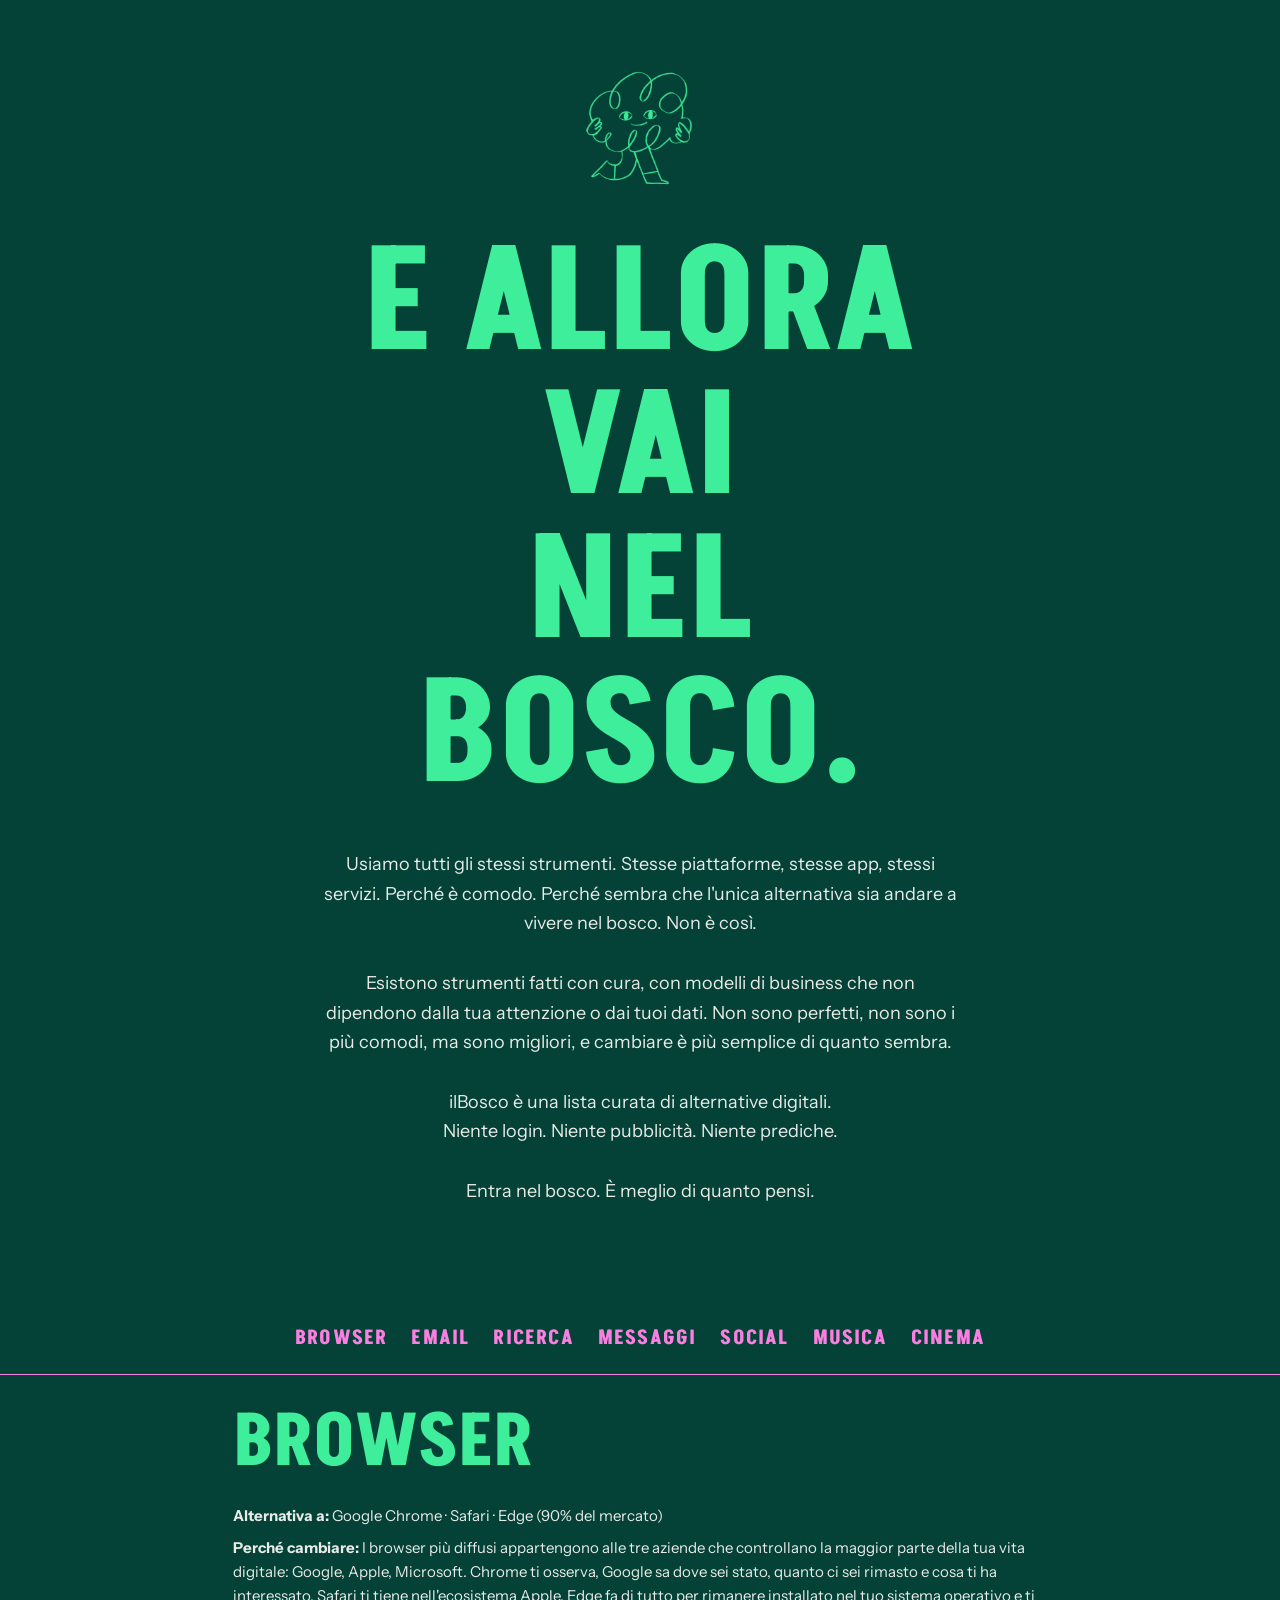
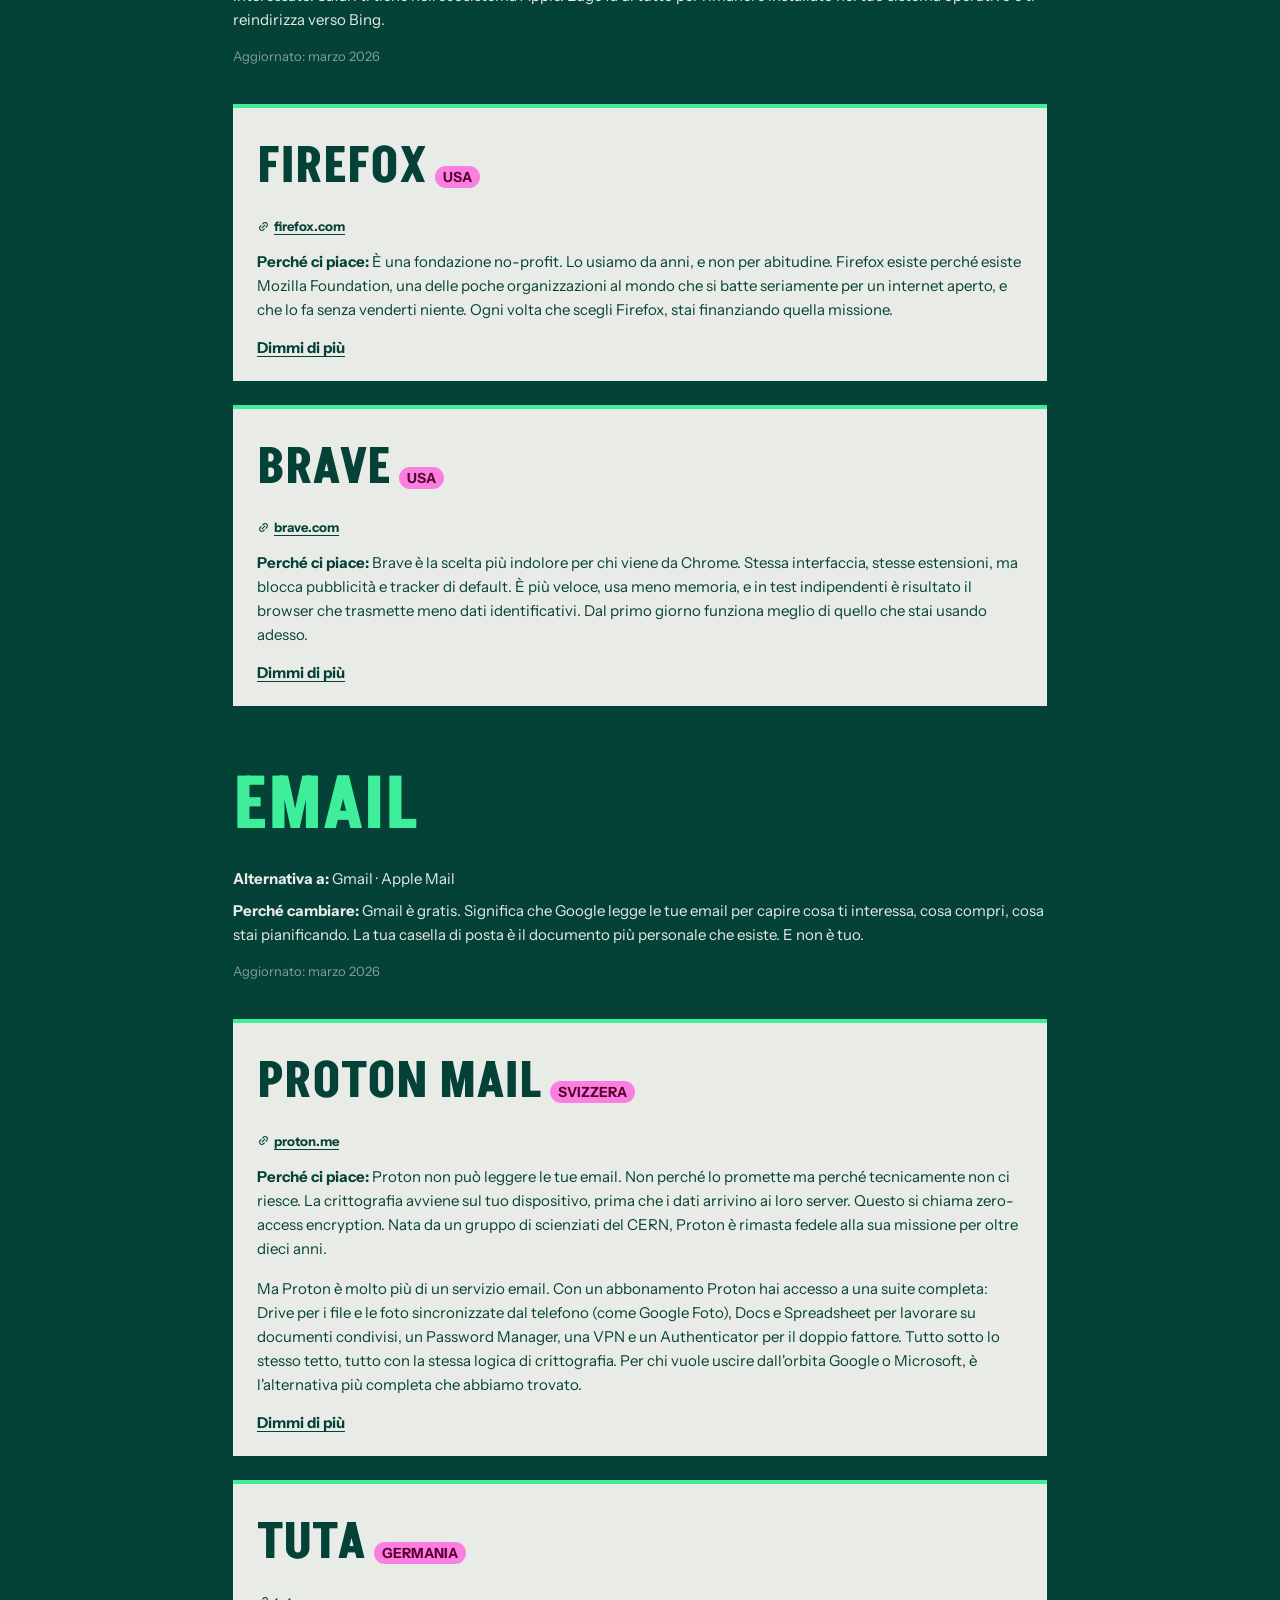
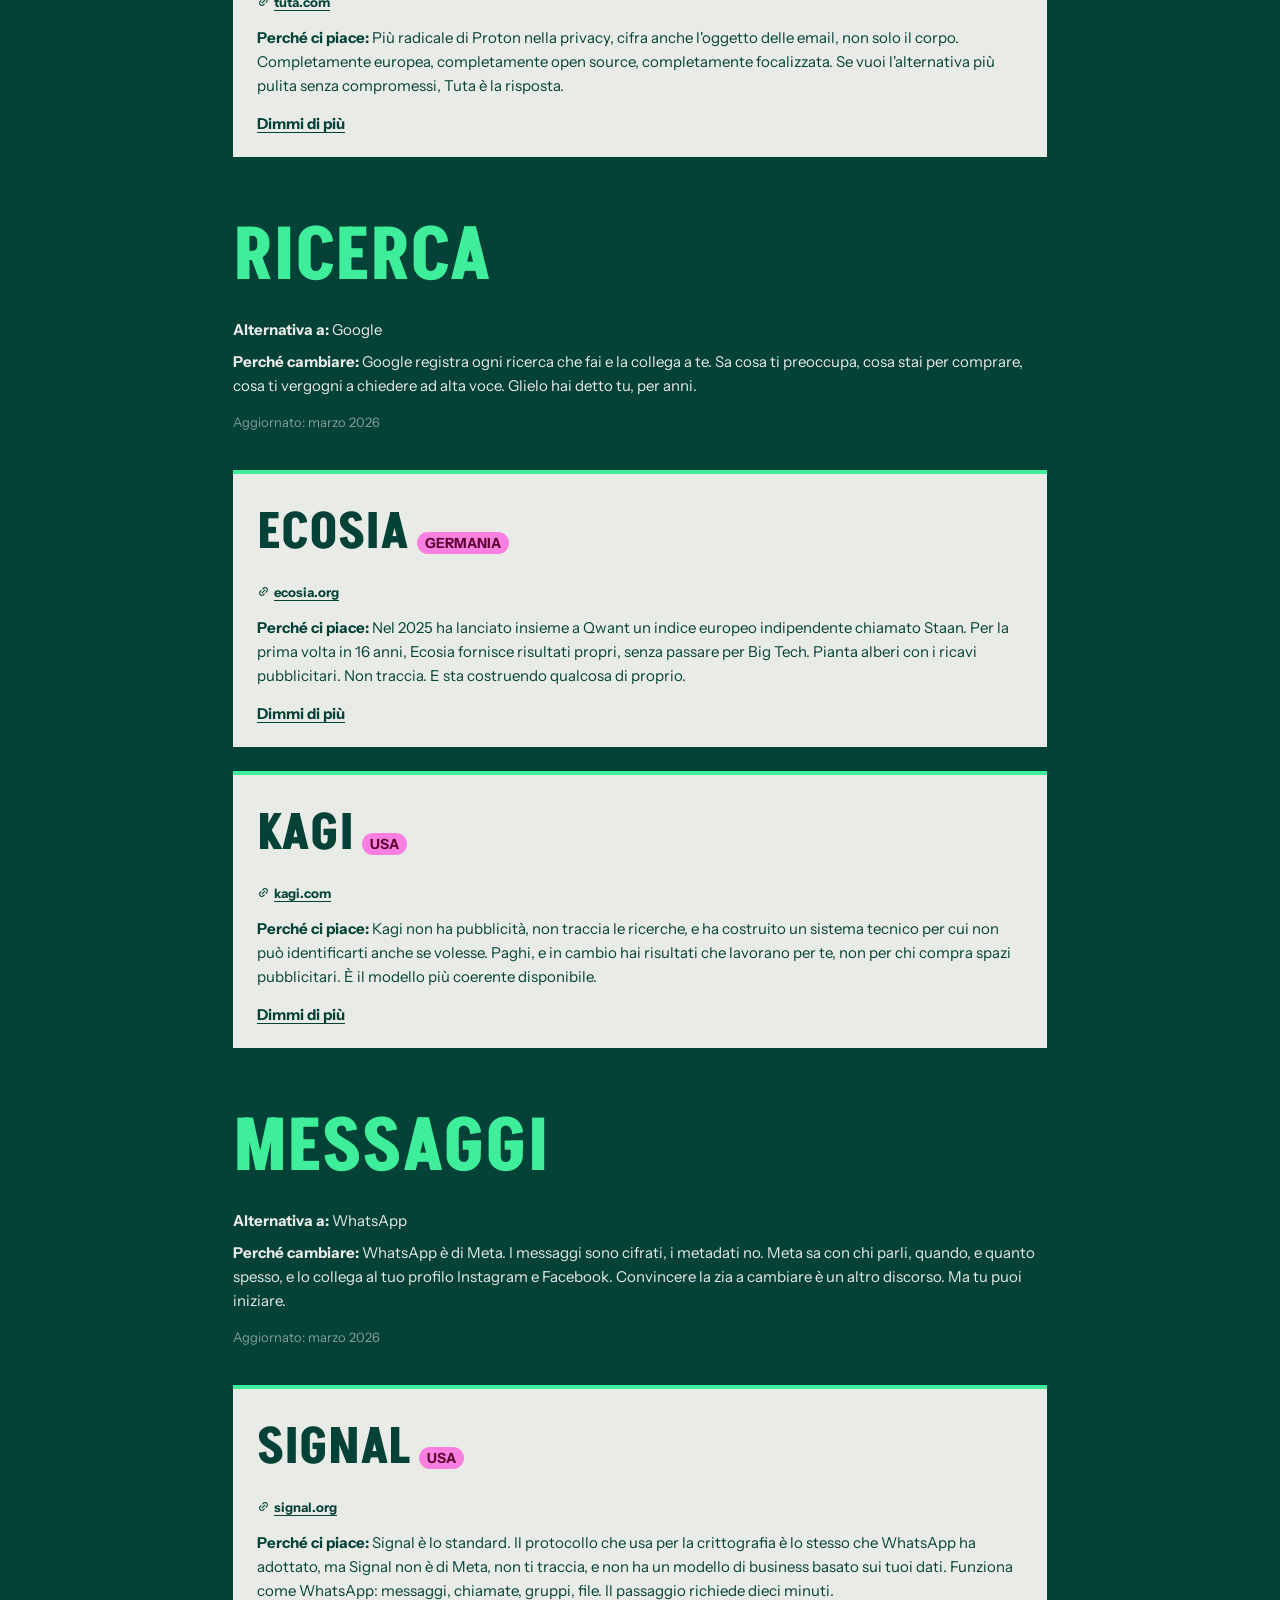
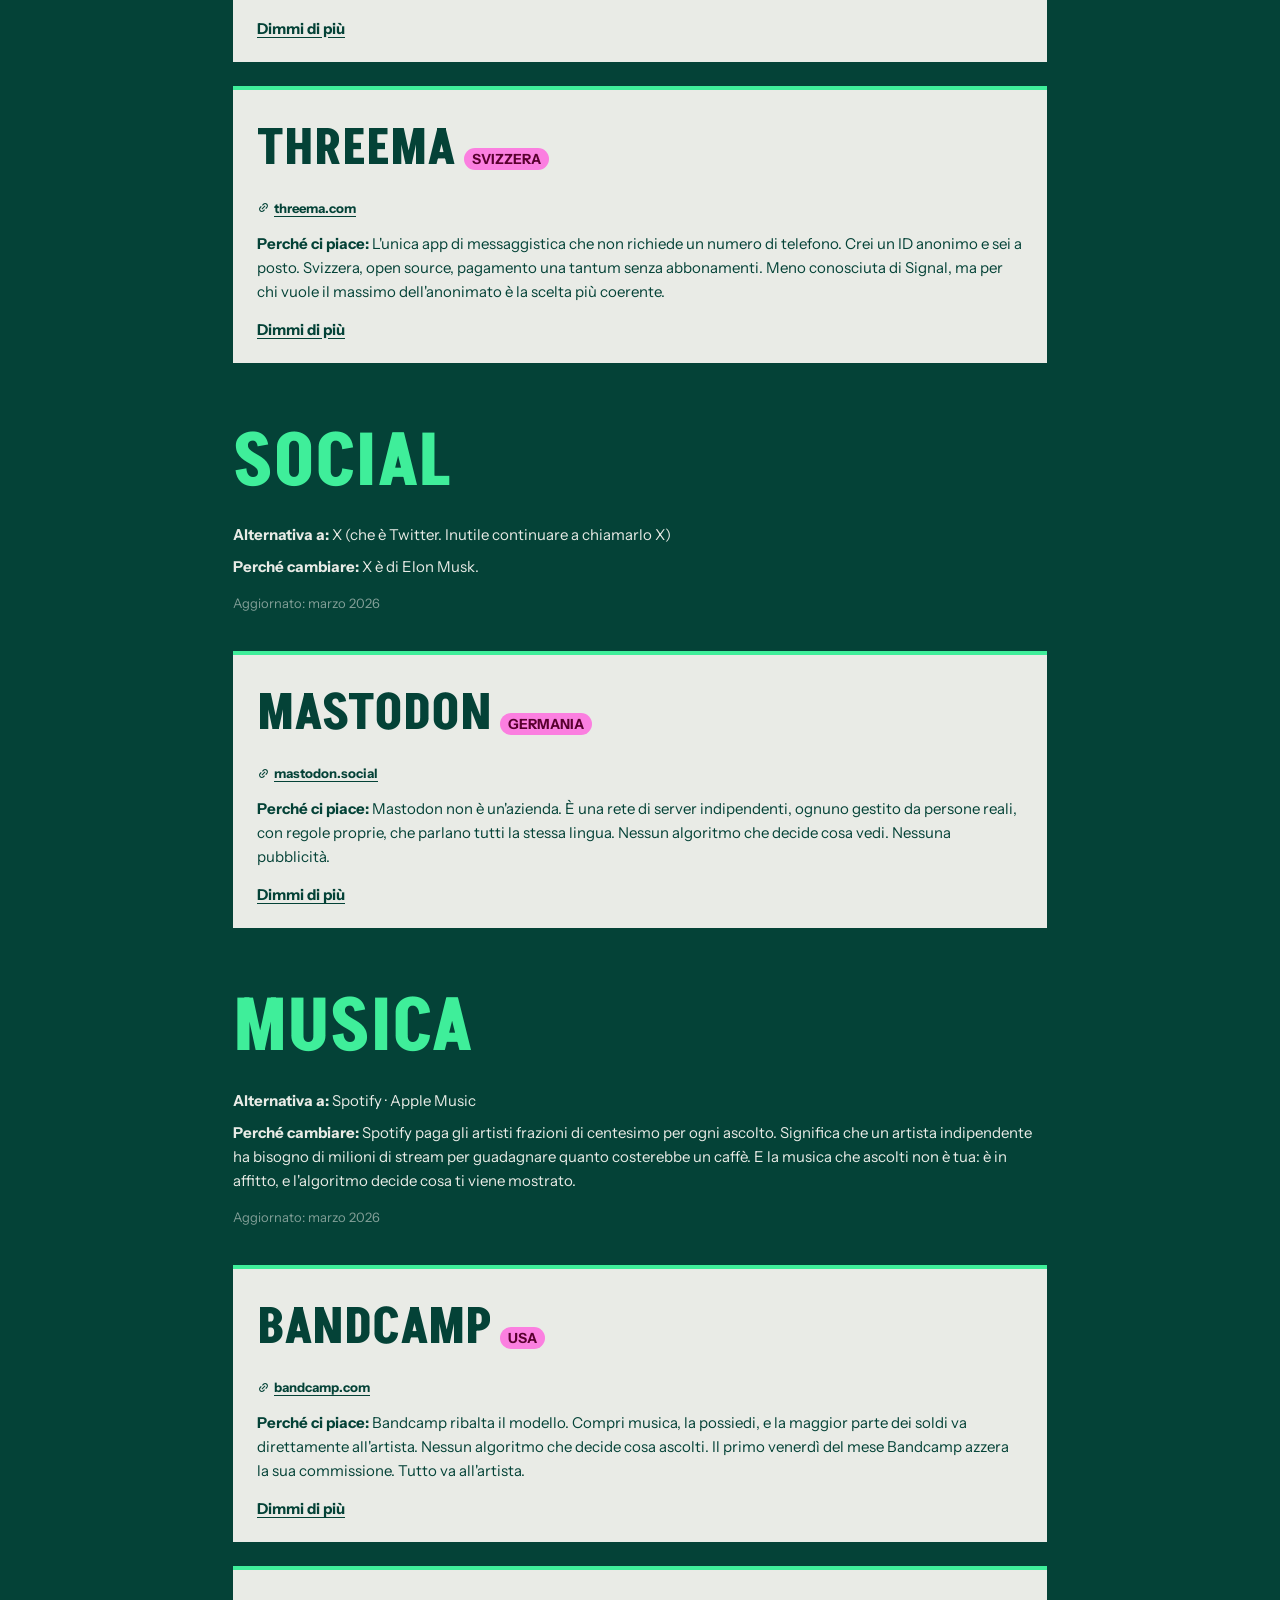
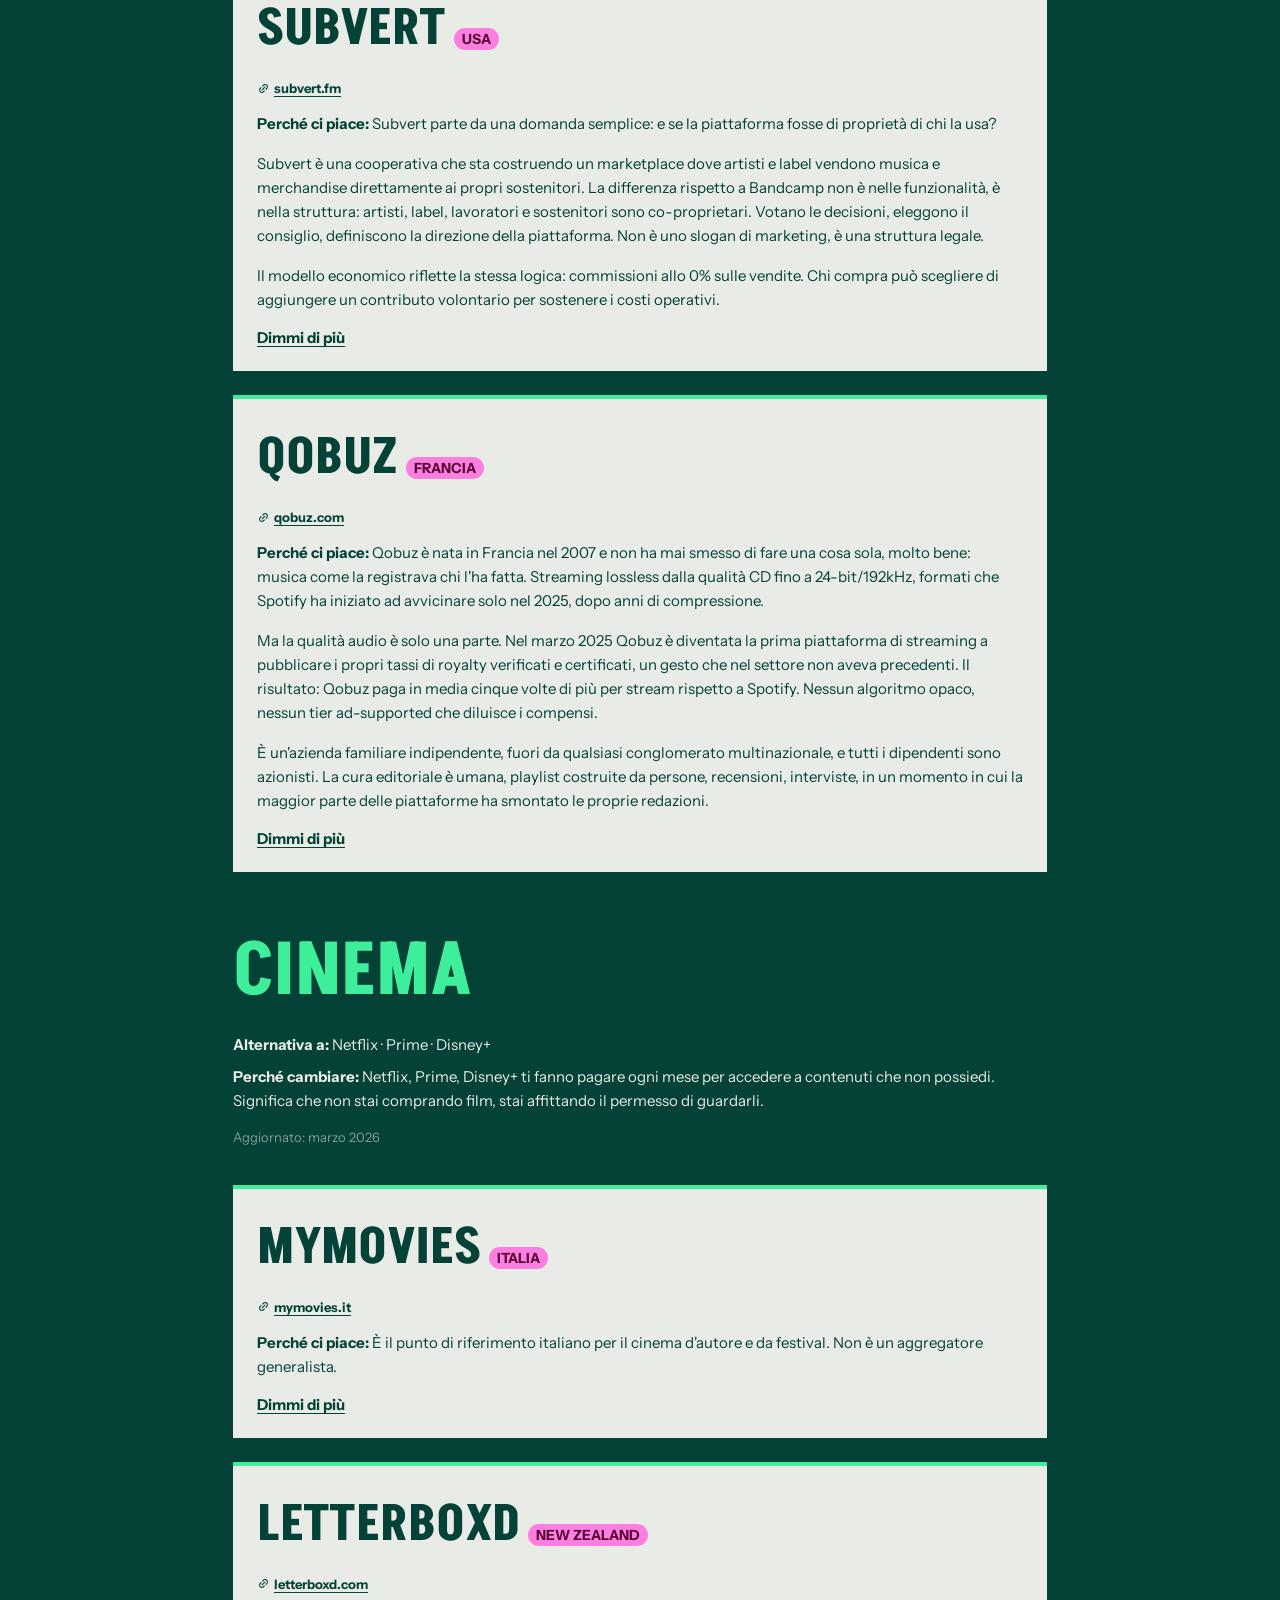
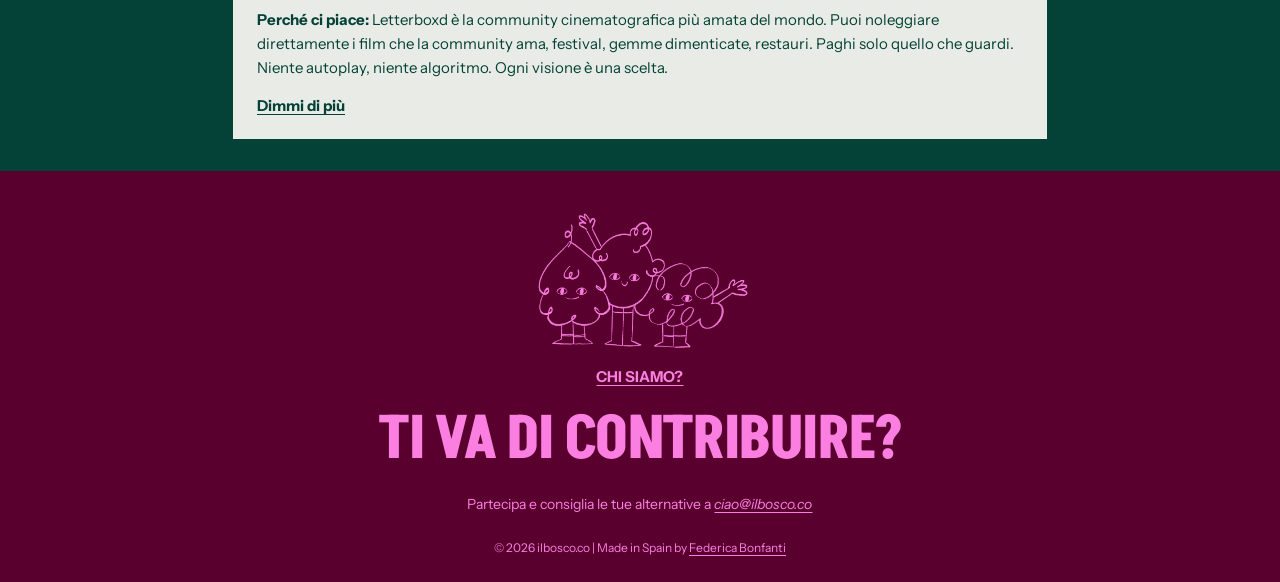
<file: team/federica-bonfanti/experiments/ilbosco/index.html>
<!DOCTYPE html>
<html lang="it">
<head>
  <meta charset="UTF-8">
  <meta name="viewport" content="width=device-width, initial-scale=1.0">
  <title>ilBosco</title>
  <link rel="stylesheet" href="style.css">
  <link rel="icon" href="assets/favicon.png">
  <link rel="apple-touch-icon" href="assets/apple-touch-icon.png">

  <!-- Open Graph -->
  <meta property="og:title" content="ilBosco">
  <meta property="og:description" content="Una lista curata di alternative digitali. Niente login. Niente pubblicità. Niente prediche.">
  <meta property="og:image" content="https://ilbosco.co/assets/Open-graph-image.png">
  <meta property="og:url" content="https://ilbosco.co">
  <meta property="og:type" content="website">
  <meta name="twitter:card" content="summary_large_image">
  <meta name="twitter:image" content="https://ilbosco.co/assets/Open-graph-image.png">
</head>
<body>

  <!-- Hero -->
  <section class="hero">
    <div class="hero__inner">
      <img src="assets/bosco_animated_logo.gif" alt="ilBosco" class="hero__logo">
      <h1 class="hero__title">E ALLORA VAI<br>NEL BOSCO.</h1>
      <p class="hero__manifesto">Usiamo tutti gli stessi strumenti. Stesse piattaforme, stesse app, stessi servizi. Perché è comodo. Perché sembra che l'unica alternativa sia andare a vivere nel bosco. Non è così.<br><br>Esistono strumenti fatti con cura, con modelli di business che non dipendono dalla tua attenzione o dai tuoi dati. Non sono perfetti, non sono i più comodi, ma sono migliori, e cambiare è più semplice di quanto sembra.<br><br>ilBosco è una lista curata di alternative digitali.<br>Niente login. Niente pubblicità. Niente prediche.<br><br>Entra nel bosco. È meglio di quanto pensi.</p>
    </div>
  </section>

  <!-- Sticky Nav -->
  <nav class="nav" id="nav">
    <div class="nav__inner">
      <a href="#browser">BROWSER</a>
      <a href="#email">EMAIL</a>
      <a href="#ricerca">RICERCA</a>
      <a href="#messaggi">MESSAGGI</a>
      <a href="#social">SOCIAL</a>
      <a href="#musica">MUSICA</a>
      <a href="#cinema">CINEMA</a>
    </div>
  </nav>

  <main id="main">

    <!-- ── BROWSER ─────────────────────────────────────────── -->
    <section class="category" id="browser">
      <div class="category__inner">
        <header class="category__header">
          <h2 class="category__title">BROWSER</h2>
          <p class="category__meta"><span class="category__label">Alternativa a:</span> Google Chrome · Safari · Edge (90% del mercato)</p>
          <p class="category__meta"><span class="category__label">Perché cambiare:</span> I browser più diffusi appartengono alle tre aziende che controllano la maggior parte della tua vita digitale: Google, Apple, Microsoft. Chrome ti osserva, Google sa dove sei stato, quanto ci sei rimasto e cosa ti ha interessato. Safari ti tiene nell'ecosistema Apple. Edge fa di tutto per rimanere installato nel tuo sistema operativo e ti reindirizza verso Bing.</p>
          <p class="category__updated">Aggiornato: marzo 2026</p>
        </header>
        <div class="category__cards">

          <article class="card">
            <div class="card__topbar"></div>
            <div class="card__body">
              <div class="card__namerow">
                <h2 class="card__name">FIREFOX</h2>
                <span class="card__country">USA</span>
              </div>
              <a href="https://firefox.com" class="card__link" target="_blank" rel="noopener">
                <img src="assets/external-link-icon.svg" alt="" class="card__link-icon">firefox.com
              </a>
              <p class="card__text"><strong class="card__inline-label">Perché ci piace:</strong> È una fondazione no-profit. Lo usiamo da anni, e non per abitudine. Firefox esiste perché esiste Mozilla Foundation, una delle poche organizzazioni al mondo che si batte seriamente per un internet aperto, e che lo fa senza venderti niente. Ogni volta che scegli Firefox, stai finanziando quella missione.</p>
              <div class="card__more" hidden>
                <p class="card__text"><strong class="card__inline-label">Modello di business:</strong> Donazioni e partnership, principalmente Mozilla Foundation.</p>
                <p class="card__text"><strong class="card__inline-label">Occhio a:</strong> Il 2025 è stato un anno complicato per Mozilla. Un nuovo CEO ha annunciato di voler trasformare Firefox in un "browser AI", e la community ha protestato rumorosamente. La risposta di Mozilla? Hanno promesso un kill switch per disattivare tutto ciò che è AI, e si sono impegnati a rendere ogni funzione opt-in. Comunque lo raccomandiamo perché ci fidiamo della direzione, anche quando inciampa.</p>
              </div>
              <button class="card__toggle" aria-expanded="false">Dimmi di più</button>
            </div>
          </article>

          <article class="card">
            <div class="card__topbar"></div>
            <div class="card__body">
              <div class="card__namerow">
                <h2 class="card__name">BRAVE</h2>
                <span class="card__country">USA</span>
              </div>
              <a href="https://brave.com" class="card__link" target="_blank" rel="noopener">
                <img src="assets/external-link-icon.svg" alt="" class="card__link-icon">brave.com
              </a>
              <p class="card__text"><strong class="card__inline-label">Perché ci piace:</strong> Brave è la scelta più indolore per chi viene da Chrome. Stessa interfaccia, stesse estensioni, ma blocca pubblicità e tracker di default. È più veloce, usa meno memoria, e in test indipendenti è risultato il browser che trasmette meno dati identificativi. Dal primo giorno funziona meglio di quello che stai usando adesso.</p>
              <div class="card__more" hidden>
                <p class="card__text"><strong class="card__inline-label">Modello di business:</strong> Pubblicità opt-in e abbonamenti premium, non vende i tuoi dati.</p>
                <p class="card__text"><strong class="card__inline-label">Occhio a:</strong> Brave ha un sistema pubblicitario interno con un token crypto chiamato BAT. Puoi disattivarlo completamente nelle impostazioni. Il fondatore di Brave, Brendan Eich é uno dei fondatori di Mozilla, ma ha dato le dimissioni dopo critiche pubbliche per il suo sostegno a una legge contro il matrimonio tra persone dello stesso sesso. Ci sembra importante menzionarlo.</p>
              </div>
              <button class="card__toggle" aria-expanded="false">Dimmi di più</button>
            </div>
          </article>

        </div>
      </div>
    </section>

    <!-- ── EMAIL ──────────────────────────────────────────── -->
    <section class="category" id="email">
      <div class="category__inner">
        <header class="category__header">
          <h2 class="category__title">EMAIL</h2>
          <p class="category__meta"><span class="category__label">Alternativa a:</span> Gmail · Apple Mail</p>
          <p class="category__meta"><span class="category__label">Perché cambiare:</span> Gmail è gratis. Significa che Google legge le tue email per capire cosa ti interessa, cosa compri, cosa stai pianificando. La tua casella di posta è il documento più personale che esiste. E non è tuo.</p>
          <p class="category__updated">Aggiornato: marzo 2026</p>
        </header>
        <div class="category__cards">

          <article class="card">
            <div class="card__topbar"></div>
            <div class="card__body">
              <div class="card__namerow">
                <h2 class="card__name">PROTON MAIL</h2>
                <span class="card__country">SVIZZERA</span>
              </div>
              <a href="https://proton.me" class="card__link" target="_blank" rel="noopener">
                <img src="assets/external-link-icon.svg" alt="" class="card__link-icon">proton.me
              </a>
              <p class="card__text"><strong class="card__inline-label">Perché ci piace:</strong> Proton non può leggere le tue email. Non perché lo promette ma perché tecnicamente non ci riesce. La crittografia avviene sul tuo dispositivo, prima che i dati arrivino ai loro server. Questo si chiama zero-access encryption. Nata da un gruppo di scienziati del CERN, Proton è rimasta fedele alla sua missione per oltre dieci anni.</p>
              <p class="card__text">Ma Proton è molto più di un servizio email. Con un abbonamento Proton hai accesso a una suite completa: Drive per i file e le foto sincronizzate dal telefono (come Google Foto), Docs e Spreadsheet per lavorare su documenti condivisi, un Password Manager, una VPN e un Authenticator per il doppio fattore. Tutto sotto lo stesso tetto, tutto con la stessa logica di crittografia. Per chi vuole uscire dall'orbita Google o Microsoft, è l'alternativa più completa che abbiamo trovato.</p>
              <div class="card__more" hidden>
                <p class="card__text"><strong class="card__inline-label">Modello di business:</strong> Abbonamenti — gratuito con limiti, a pagamento per uso serio.</p>
                <p class="card__text"><strong class="card__inline-label">Occhio a:</strong> Nel 2021 è stata costretta legalmente a consegnare l'IP di un attivista francese. Non ha violato la crittografia, ha consegnato metadati che per legge non poteva rifiutarsi di dare. È un limite reale dell'email come protocollo, non di Proton.</p>
              </div>
              <button class="card__toggle" aria-expanded="false">Dimmi di più</button>
            </div>
          </article>

          <article class="card">
            <div class="card__topbar"></div>
            <div class="card__body">
              <div class="card__namerow">
                <h2 class="card__name">TUTA</h2>
                <span class="card__country">GERMANIA</span>
              </div>
              <a href="https://tuta.com" class="card__link" target="_blank" rel="noopener">
                <img src="assets/external-link-icon.svg" alt="" class="card__link-icon">tuta.com
              </a>
              <p class="card__text"><strong class="card__inline-label">Perché ci piace:</strong> Più radicale di Proton nella privacy, cifra anche l'oggetto delle email, non solo il corpo. Completamente europea, completamente open source, completamente focalizzata. Se vuoi l'alternativa più pulita senza compromessi, Tuta è la risposta.</p>
              <div class="card__more" hidden>
                <p class="card__text"><strong class="card__inline-label">Modello di business:</strong> Abbonamenti. Gratuito con limiti.</p>
              </div>
              <button class="card__toggle" aria-expanded="false">Dimmi di più</button>
            </div>
          </article>

        </div>
      </div>
    </section>

    <!-- ── RICERCA ─────────────────────────────────────────── -->
    <section class="category" id="ricerca">
      <div class="category__inner">
        <header class="category__header">
          <h2 class="category__title">RICERCA</h2>
          <p class="category__meta"><span class="category__label">Alternativa a:</span> Google</p>
          <p class="category__meta"><span class="category__label">Perché cambiare:</span> Google registra ogni ricerca che fai e la collega a te. Sa cosa ti preoccupa, cosa stai per comprare, cosa ti vergogni a chiedere ad alta voce. Glielo hai detto tu, per anni.</p>
          <p class="category__updated">Aggiornato: marzo 2026</p>
        </header>
        <div class="category__cards">

          <article class="card">
            <div class="card__topbar"></div>
            <div class="card__body">
              <div class="card__namerow">
                <h2 class="card__name">ECOSIA</h2>
                <span class="card__country">GERMANIA</span>
              </div>
              <a href="https://ecosia.org" class="card__link" target="_blank" rel="noopener">
                <img src="assets/external-link-icon.svg" alt="" class="card__link-icon">ecosia.org
              </a>
              <p class="card__text"><strong class="card__inline-label">Perché ci piace:</strong> Nel 2025 ha lanciato insieme a Qwant un indice europeo indipendente chiamato Staan. Per la prima volta in 16 anni, Ecosia fornisce risultati propri, senza passare per Big Tech. Pianta alberi con i ricavi pubblicitari. Non traccia. E sta costruendo qualcosa di proprio.</p>
              <div class="card__more" hidden>
                <p class="card__text"><strong class="card__inline-label">Modello di business:</strong> Pubblicità contestuale. I ricavi vanno a rimboschimento e infrastruttura propria.</p>
              </div>
              <button class="card__toggle" aria-expanded="false">Dimmi di più</button>
            </div>
          </article>

          <article class="card">
            <div class="card__topbar"></div>
            <div class="card__body">
              <div class="card__namerow">
                <h2 class="card__name">KAGI</h2>
                <span class="card__country">USA</span>
              </div>
              <a href="https://kagi.com" class="card__link" target="_blank" rel="noopener">
                <img src="assets/external-link-icon.svg" alt="" class="card__link-icon">kagi.com
              </a>
              <p class="card__text"><strong class="card__inline-label">Perché ci piace:</strong> Kagi non ha pubblicità, non traccia le ricerche, e ha costruito un sistema tecnico per cui non può identificarti anche se volesse. Paghi, e in cambio hai risultati che lavorano per te, non per chi compra spazi pubblicitari. È il modello più coerente disponibile.</p>
              <div class="card__more" hidden>
                <p class="card__text"><strong class="card__inline-label">Modello di business:</strong> Abbonamento — da 5€/mese. Nessuna pubblicità, nessun dato venduto.</p>
                <p class="card__text"><strong class="card__inline-label">Occhio a:</strong> Non tanto, ma costa. E non è europeo. Per chi vuole tenere tutto in Europa, Ecosia è la scelta più coerente.</p>
              </div>
              <button class="card__toggle" aria-expanded="false">Dimmi di più</button>
            </div>
          </article>

        </div>
      </div>
    </section>

    <!-- ── MESSAGGI ────────────────────────────────────────── -->
    <section class="category" id="messaggi">
      <div class="category__inner">
        <header class="category__header">
          <h2 class="category__title">MESSAGGI</h2>
          <p class="category__meta"><span class="category__label">Alternativa a:</span> WhatsApp</p>
          <p class="category__meta"><span class="category__label">Perché cambiare:</span> WhatsApp è di Meta. I messaggi sono cifrati, i metadati no. Meta sa con chi parli, quando, e quanto spesso, e lo collega al tuo profilo Instagram e Facebook. Convincere la zia a cambiare è un altro discorso. Ma tu puoi iniziare.</p>
          <p class="category__updated">Aggiornato: marzo 2026</p>
        </header>
        <div class="category__cards">

          <article class="card">
            <div class="card__topbar"></div>
            <div class="card__body">
              <div class="card__namerow">
                <h2 class="card__name">SIGNAL</h2>
                <span class="card__country">USA</span>
              </div>
              <a href="https://signal.org" class="card__link" target="_blank" rel="noopener">
                <img src="assets/external-link-icon.svg" alt="" class="card__link-icon">signal.org
              </a>
              <p class="card__text"><strong class="card__inline-label">Perché ci piace:</strong> Signal è lo standard. Il protocollo che usa per la crittografia è lo stesso che WhatsApp ha adottato, ma Signal non è di Meta, non ti traccia, e non ha un modello di business basato sui tuoi dati. Funziona come WhatsApp: messaggi, chiamate, gruppi, file. Il passaggio richiede dieci minuti.</p>
              <div class="card__more" hidden>
                <p class="card__text"><strong class="card__inline-label">Modello di business:</strong> Donazioni: nessun investitore, nessuna pubblicità.</p>
              </div>
              <button class="card__toggle" aria-expanded="false">Dimmi di più</button>
            </div>
          </article>

          <article class="card">
            <div class="card__topbar"></div>
            <div class="card__body">
              <div class="card__namerow">
                <h2 class="card__name">THREEMA</h2>
                <span class="card__country">SVIZZERA</span>
              </div>
              <a href="https://threema.com/" class="card__link" target="_blank" rel="noopener">
                <img src="assets/external-link-icon.svg" alt="" class="card__link-icon">threema.com
              </a>
              <p class="card__text"><strong class="card__inline-label">Perché ci piace:</strong> L'unica app di messaggistica che non richiede un numero di telefono. Crei un ID anonimo e sei a posto. Svizzera, open source, pagamento una tantum senza abbonamenti. Meno conosciuta di Signal, ma per chi vuole il massimo dell'anonimato è la scelta più coerente.</p>
              <div class="card__more" hidden>
                <p class="card__text"><strong class="card__inline-label">Modello di business:</strong> Acquisto unico (circa 5€) una volta sola.</p>
              </div>
              <button class="card__toggle" aria-expanded="false">Dimmi di più</button>
            </div>
          </article>

        </div>
      </div>
    </section>

    <!-- ── SOCIAL ──────────────────────────────────────────── -->
    <section class="category" id="social">
      <div class="category__inner">
        <header class="category__header">
          <h2 class="category__title">SOCIAL</h2>
          <p class="category__meta"><span class="category__label">Alternativa a:</span> X (che è Twitter. Inutile continuare a chiamarlo X)</p>
          <p class="category__meta"><span class="category__label">Perché cambiare:</span> X è di Elon Musk.</p>
          <p class="category__updated">Aggiornato: marzo 2026</p>
        </header>
        <div class="category__cards">

          <article class="card">
            <div class="card__topbar"></div>
            <div class="card__body">
              <div class="card__namerow">
                <h2 class="card__name">MASTODON</h2>
                <span class="card__country">GERMANIA</span>
              </div>
              <a href="https://mastodon.social" class="card__link" target="_blank" rel="noopener">
                <img src="assets/external-link-icon.svg" alt="" class="card__link-icon">mastodon.social
              </a>
              <p class="card__text"><strong class="card__inline-label">Perché ci piace:</strong> Mastodon non è un'azienda. È una rete di server indipendenti, ognuno gestito da persone reali, con regole proprie, che parlano tutti la stessa lingua. Nessun algoritmo che decide cosa vedi. Nessuna pubblicità.</p>
              <div class="card__more" hidden>
                <p class="card__text"><strong class="card__inline-label">Modello di business:</strong> Donazioni. Nessuna pubblicità.</p>
                <p class="card__text"><strong class="card__inline-label">Occhio a:</strong> Scegliere un server all'inizio è disorientante. Ma nel 2025 l'onboarding è migliorato molto, e chi arriva da Twitter di solito si trova a casa entro una settimana. L'attrito iniziale vale la pena.</p>
              </div>
              <button class="card__toggle" aria-expanded="false">Dimmi di più</button>
            </div>
          </article>

        </div>
      </div>
    </section>

    <!-- ── MUSICA ──────────────────────────────────────────── -->
    <section class="category" id="musica">
      <div class="category__inner">
        <header class="category__header">
          <h2 class="category__title">MUSICA</h2>
          <p class="category__meta"><span class="category__label">Alternativa a:</span> Spotify · Apple Music</p>
          <p class="category__meta"><span class="category__label">Perché cambiare:</span> Spotify paga gli artisti frazioni di centesimo per ogni ascolto. Significa che un artista indipendente ha bisogno di milioni di stream per guadagnare quanto costerebbe un caffè. E la musica che ascolti non è tua: è in affitto, e l'algoritmo decide cosa ti viene mostrato.</p>
          <p class="category__updated">Aggiornato: marzo 2026</p>
        </header>
        <div class="category__cards">

          <article class="card">
            <div class="card__topbar"></div>
            <div class="card__body">
              <div class="card__namerow">
                <h2 class="card__name">BANDCAMP</h2>
                <span class="card__country">USA</span>
              </div>
              <a href="https://bandcamp.com" class="card__link" target="_blank" rel="noopener">
                <img src="assets/external-link-icon.svg" alt="" class="card__link-icon">bandcamp.com
              </a>
              <p class="card__text"><strong class="card__inline-label">Perché ci piace:</strong> Bandcamp ribalta il modello. Compri musica, la possiedi, e la maggior parte dei soldi va direttamente all'artista. Nessun algoritmo che decide cosa ascolti. Il primo venerdì del mese Bandcamp azzera la sua commissione. Tutto va all'artista.</p>
              <div class="card__more" hidden>
                <p class="card__text"><strong class="card__inline-label">Modello di business:</strong> Commissione sulle vendite: gli artisti ricevono l'85% di ogni acquisto.</p>
                <p class="card__text"><strong class="card__inline-label">Occhio a:</strong> Bandcamp è stato acquisito da Epic Games nel 2022, poi rivenduto a Songtradr nel 2023, che ha licenziato metà del team. Continuiamo a raccomandarlo perché il modello diretto artista-fan rimane il migliore disponibile, ma teniamo d'occhio la direzione.</p>
              </div>
              <button class="card__toggle" aria-expanded="false">Dimmi di più</button>
            </div>
          </article>

          <article class="card">
            <div class="card__topbar"></div>
            <div class="card__body">
              <div class="card__namerow">
                <h2 class="card__name">SUBVERT</h2>
                <span class="card__country">USA</span>
              </div>
              <a href="https://subvert.fm" class="card__link" target="_blank" rel="noopener">
                <img src="assets/external-link-icon.svg" alt="" class="card__link-icon">subvert.fm
              </a>
              <p class="card__text"><strong class="card__inline-label">Perché ci piace:</strong> Subvert parte da una domanda semplice: e se la piattaforma fosse di proprietà di chi la usa?</p>
              <p class="card__text">Subvert è una cooperativa che sta costruendo un marketplace dove artisti e label vendono musica e merchandise direttamente ai propri sostenitori. La differenza rispetto a Bandcamp non è nelle funzionalità, è nella struttura: artisti, label, lavoratori e sostenitori sono co-proprietari. Votano le decisioni, eleggono il consiglio, definiscono la direzione della piattaforma. Non è uno slogan di marketing, è una struttura legale.</p>
              <p class="card__text">Il modello economico riflette la stessa logica: commissioni allo 0% sulle vendite. Chi compra può scegliere di aggiungere un contributo volontario per sostenere i costi operativi.</p>
              <div class="card__more" hidden>
                <p class="card__text"><strong class="card__inline-label">Modello di business:</strong> Marketplace con commissioni 0%. I compratori possono aggiungere un contributo volontario al momento del pagamento per sostenere la piattaforma.</p>
                <p class="card__text"><strong class="card__inline-label">Occhio a:</strong> La piattaforma è in alpha dal 2025, funzionante ma ancora in crescita. La scoperta è limitata e il valore reale arriva quando ci saranno migliaia di pagine artisti attive. Le cooperative hanno i loro limiti: governance più lenta, vincoli di finanziamento. Vale la pena seguirla, non necessariamente aspettarsi che sia già matura.</p>
              </div>
              <button class="card__toggle" aria-expanded="false">Dimmi di più</button>
            </div>
          </article>

          <article class="card">
            <div class="card__topbar"></div>
            <div class="card__body">
              <div class="card__namerow">
                <h2 class="card__name">QOBUZ</h2>
                <span class="card__country">FRANCIA</span>
              </div>
              <a href="https://qobuz.com" class="card__link" target="_blank" rel="noopener">
                <img src="assets/external-link-icon.svg" alt="" class="card__link-icon">qobuz.com
              </a>
              <p class="card__text"><strong class="card__inline-label">Perché ci piace:</strong> Qobuz è nata in Francia nel 2007 e non ha mai smesso di fare una cosa sola, molto bene: musica come la registrava chi l'ha fatta. Streaming lossless dalla qualità CD fino a 24-bit/192kHz, formati che Spotify ha iniziato ad avvicinare solo nel 2025, dopo anni di compressione.</p>
              <p class="card__text">Ma la qualità audio è solo una parte. Nel marzo 2025 Qobuz è diventata la prima piattaforma di streaming a pubblicare i propri tassi di royalty verificati e certificati, un gesto che nel settore non aveva precedenti. Il risultato: Qobuz paga in media cinque volte di più per stream rispetto a Spotify. Nessun algoritmo opaco, nessun tier ad-supported che diluisce i compensi.</p>
              <p class="card__text">È un'azienda familiare indipendente, fuori da qualsiasi conglomerato multinazionale, e tutti i dipendenti sono azionisti. La cura editoriale è umana, playlist costruite da persone, recensioni, interviste, in un momento in cui la maggior parte delle piattaforme ha smontato le proprie redazioni.</p>
              <div class="card__more" hidden>
                <p class="card__text"><strong class="card__inline-label">Modello di business:</strong> Abbonamento a pagamento, nessun tier gratuito. Streaming più acquisto di file in alta risoluzione.</p>
                <p class="card__text"><strong class="card__inline-label">Occhio a:</strong> Non è per tutti. Senza tier gratuito richiede un impegno economico da subito. L'app mobile ha qualche lentezza segnalata. E se ascolti principalmente hip-hop o pop mainstream su casse Bluetooth, probabilmente non sentirai la differenza con Spotify. Qobuz dà il meglio su un impianto hi-fi decente.</p>
              </div>
              <button class="card__toggle" aria-expanded="false">Dimmi di più</button>
            </div>
          </article>

        </div>
      </div>
    </section>

    <!-- ── CINEMA ──────────────────────────────────────────── -->
    <section class="category" id="cinema">
      <div class="category__inner">
        <header class="category__header">
          <h2 class="category__title">CINEMA</h2>
          <p class="category__meta"><span class="category__label">Alternativa a:</span> Netflix · Prime · Disney+</p>
          <p class="category__meta"><span class="category__label">Perché cambiare:</span> Netflix, Prime, Disney+ ti fanno pagare ogni mese per accedere a contenuti che non possiedi. Significa che non stai comprando film, stai affittando il permesso di guardarli.</p>
          <p class="category__updated">Aggiornato: marzo 2026</p>
        </header>
        <div class="category__cards">

          <article class="card">
            <div class="card__topbar"></div>
            <div class="card__body">
              <div class="card__namerow">
                <h2 class="card__name">MYMOVIES</h2>
                <span class="card__country">ITALIA</span>
              </div>
              <a href="https://mymovies.it" class="card__link" target="_blank" rel="noopener">
                <img src="assets/external-link-icon.svg" alt="" class="card__link-icon">mymovies.it
              </a>
              <p class="card__text"><strong class="card__inline-label">Perché ci piace:</strong> È il punto di riferimento italiano per il cinema d'autore e da festival. Non è un aggregatore generalista.</p>
              <div class="card__more" hidden>
                <p class="card__text"><strong class="card__inline-label">Modello di business:</strong> Il sito di database e critica è gratuito. La piattaforma streaming MYmovies ONE è in abbonamento.</p>
                <p class="card__text"><strong class="card__inline-label">Occhio a:</strong> GEDI, il gruppo editoriale italiano che controllava il servizio, è stato appena acquisito dal gruppo greco Antenna. Non è più sotto Exor (Agnelli). Da monitorare.</p>
              </div>
              <button class="card__toggle" aria-expanded="false">Dimmi di più</button>
            </div>
          </article>

          <article class="card">
            <div class="card__topbar"></div>
            <div class="card__body">
              <div class="card__namerow">
                <h2 class="card__name">LETTERBOXD</h2>
                <span class="card__country">NEW ZEALAND</span>
              </div>
              <a href="https://letterboxd.com" class="card__link" target="_blank" rel="noopener">
                <img src="assets/external-link-icon.svg" alt="" class="card__link-icon">letterboxd.com
              </a>
              <p class="card__text"><strong class="card__inline-label">Perché ci piace:</strong> Letterboxd è la community cinematografica più amata del mondo. Puoi noleggiare direttamente i film che la community ama, festival, gemme dimenticate, restauri. Paghi solo quello che guardi. Niente autoplay, niente algoritmo. Ogni visione è una scelta.</p>
              <div class="card__more" hidden>
                <p class="card__text"><strong class="card__inline-label">Modello di business:</strong> Noleggio a pagamento.</p>
                <p class="card__text"><strong class="card__inline-label">Occhio a:</strong> Non ha il catalogo di Netflix, per ora in italia eiste solo un titolo disponibile, ma è anche un socialino divertente per gli amanti del cinema (noi!).</p>
              </div>
              <button class="card__toggle" aria-expanded="false">Dimmi di più</button>
            </div>
          </article>

        </div>
      </div>
    </section>

  </main>

  <!-- Footer -->
  <footer class="footer">
    <img
      src="assets/Bosco_gruppo.png"
      alt="Le mascotte di ilBosco"
      class="footer__mascotte"
    >
    <div class="footer__content">
      <button class="footer__chi-siamo-toggle" aria-expanded="false">CHI SIAMO?</button>
      <div class="footer__chi-siamo-body" hidden>
        <p class="footer__chi-siamo-text">Siamo un gruppo di amici che lavorano nel digitale in Europa.</p>
        <p class="footer__chi-siamo-text">Questa lista è nata da una conversazione tra di noi, di quelle del tipo in cui qualcuno dice "ma può esistere un'alternativa che non sia andare a vivere nel bosco?" e qualcun altro risponde "sì, aspetta."</p>
        <button class="footer__chi-siamo-close">OK HO CAPITO!</button>
      </div>
      <p class="footer__heading">TI VA DI CONTRIBUIRE?</p>
      <p class="footer__body">
        Partecipa e consiglia le tue alternative a <a href="mailto:ciao@ilbosco.co" class="footer__link footer__link--italic">ciao@ilbosco.co</a>
      </p>
      <p class="footer__legal">
        © 2026 ilbosco.co | Made in Spain by <a href="https://www.federicabonfanti.com/" target="_blank" rel="noopener" class="footer__link">Federica Bonfanti</a>
      </p>
    </div>
  </footer>

  <script src="main.js"></script>
</body>
</html>
</file>
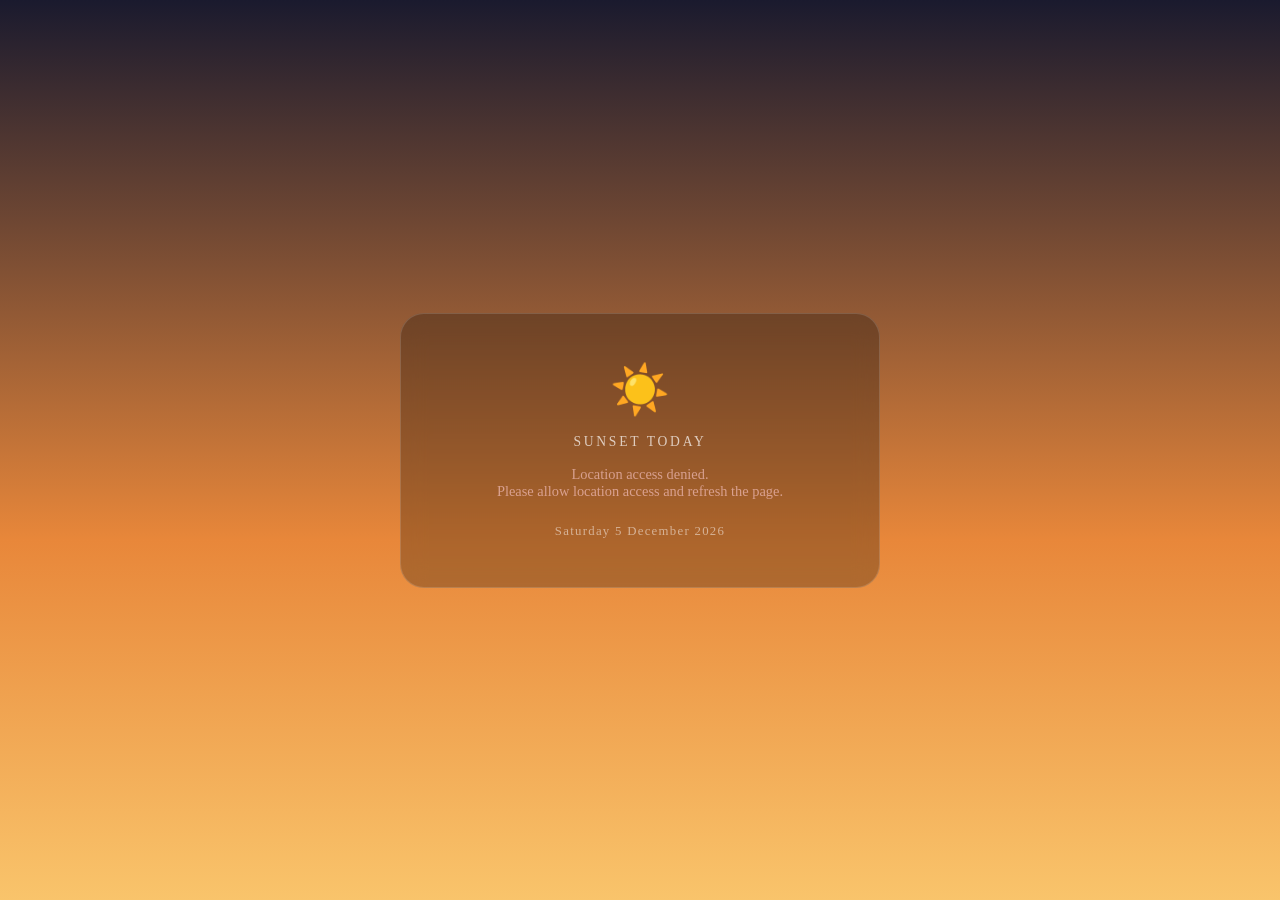
<file: team/laura-mchard/experiments/sunset/index.html>
<!DOCTYPE html>
<html lang="en">
<head>
  <meta charset="UTF-8" />
  <meta name="viewport" content="width=device-width, initial-scale=1.0" />
  <title>Sunset Time</title>
  <style>
    * { margin: 0; padding: 0; box-sizing: border-box; }

    body {
      min-height: 100vh;
      display: flex;
      align-items: center;
      justify-content: center;
      font-family: 'Georgia', serif;
      background: linear-gradient(to bottom, #1a1a2e 0%, #e8873a 60%, #f9c46b 100%);
      color: #fff;
      transition: background 2s ease;
    }

    .card {
      text-align: center;
      padding: 3rem 4rem;
      background: rgba(0, 0, 0, 0.25);
      backdrop-filter: blur(12px);
      border-radius: 24px;
      border: 1px solid rgba(255,255,255,0.15);
      max-width: 480px;
      width: 90%;
    }

    .label {
      font-size: 0.85rem;
      letter-spacing: 0.2em;
      text-transform: uppercase;
      opacity: 0.7;
      margin-bottom: 0.5rem;
    }

    .sunset-time {
      font-size: 5rem;
      font-weight: bold;
      letter-spacing: -2px;
      line-height: 1;
      margin: 0.5rem 0 0.25rem;
    }

    .sunset-ampm {
      font-size: 1.5rem;
      opacity: 0.8;
    }

    .location {
      margin-top: 1.5rem;
      font-size: 1rem;
      opacity: 0.75;
    }

    .location span {
      font-style: italic;
    }

    .countdown {
      margin-top: 1.75rem;
      font-size: 0.95rem;
      opacity: 0.85;
      line-height: 1.6;
    }

    .countdown strong {
      font-size: 1.2rem;
      display: block;
      margin-top: 0.25rem;
    }

    .date {
      margin-top: 1.5rem;
      font-size: 0.8rem;
      opacity: 0.5;
      letter-spacing: 0.1em;
    }

    .error {
      color: #ffcdd2;
      font-size: 0.9rem;
      margin-top: 1rem;
    }

    .loading {
      opacity: 0.6;
      font-size: 1rem;
      animation: pulse 1.5s infinite;
    }

    @keyframes pulse {
      0%, 100% { opacity: 0.4; }
      50% { opacity: 0.9; }
    }

    .sun-icon {
      font-size: 3rem;
      margin-bottom: 1rem;
      display: block;
    }
  </style>
</head>
<body>
  <div class="card">
    <span class="sun-icon">☀️</span>
    <div class="label">Sunset today</div>
    <div id="output" class="loading">Finding your location...</div>
    <div class="date" id="date"></div>
  </div>

  <script>
    const output = document.getElementById('output');
    const dateEl = document.getElementById('date');

    // Display today's date
    const today = new Date();
    dateEl.textContent = today.toLocaleDateString('en-GB', {
      weekday: 'long', day: 'numeric', month: 'long', year: 'numeric'
    });

    function formatTime(date) {
      const h = date.getHours();
      const m = String(date.getMinutes()).padStart(2, '0');
      const ampm = h >= 12 ? 'pm' : 'am';
      const h12 = h % 12 || 12;
      return { h12, m, ampm };
    }

    function timeUntil(sunsetDate) {
      const now = new Date();
      const diff = sunsetDate - now;
      if (diff <= 0) return 'The sun has already set today.';
      const totalMins = Math.floor(diff / 60000);
      const hours = Math.floor(totalMins / 60);
      const mins = totalMins % 60;
      if (hours > 0) return `in ${hours}h ${mins}m`;
      return `in ${mins} minutes`;
    }

    function updateCountdown(sunsetDate, locationName) {
      const { h12, m, ampm } = formatTime(sunsetDate);
      const until = timeUntil(sunsetDate);

      output.innerHTML = `
        <div class="sunset-time">${h12}:${m}<span class="sunset-ampm">${ampm}</span></div>
        <div class="location">near <span>${locationName}</span></div>
        <div class="countdown">
          That's <strong>${until}</strong>
        </div>
      `;

      // Update countdown every minute
      setInterval(() => {
        const untilNow = timeUntil(sunsetDate);
        const countdownEl = output.querySelector('.countdown strong');
        if (countdownEl) countdownEl.textContent = untilNow;
      }, 60000);
    }

    function getSunset(lat, lon, locationName) {
      const dateStr = today.toISOString().split('T')[0];
      fetch(`https://api.sunrisesunset.io/json?lat=${lat}&lng=${lon}&date=${dateStr}&time_format=24`)
        .then(r => r.json())
        .then(data => {
          if (data.status !== 'OK') throw new Error('API error');
          const timeStr = data.results.sunset; // e.g. "8:32:00 PM" or "20:32:00"
          const sunsetDate = parseTimeToday(timeStr);
          updateCountdown(sunsetDate, locationName);
        })
        .catch(() => {
          // Fallback: calculate sunset using a simple astronomical formula
          const sunsetDate = calcSunset(lat, lon);
          updateCountdown(sunsetDate, locationName);
        });
    }

    function parseTimeToday(timeStr) {
      // Handles "20:32:00" or "8:32:00 PM"
      const d = new Date();
      const isPM = /pm/i.test(timeStr);
      const isAM = /am/i.test(timeStr);
      const clean = timeStr.replace(/[apm\s]/gi, '');
      const [h, min] = clean.split(':').map(Number);
      let hours = h;
      if (isPM && hours !== 12) hours += 12;
      if (isAM && hours === 12) hours = 0;
      d.setHours(hours, min, 0, 0);
      return d;
    }

    function calcSunset(lat, lon) {
      // Approximate sunset calculation (Spencer / Bourges method)
      const rad = Math.PI / 180;
      const n = Math.floor((today - new Date(today.getFullYear(), 0, 0)) / 86400000);
      const B = (360 / 365) * (n - 81) * rad;
      const EoT = 9.87 * Math.sin(2 * B) - 7.53 * Math.cos(B) - 1.5 * Math.sin(B); // minutes
      const decl = 23.45 * Math.sin(B) * rad;
      const cosHA = -Math.tan(lat * rad) * Math.tan(decl);
      if (cosHA < -1 || cosHA > 1) {
        // midnight sun or polar night
        output.innerHTML = '<div class="error">No sunset today at your location.</div>';
        return new Date();
      }
      const HA = Math.acos(cosHA) / rad; // degrees
      const solarNoon = 12 - (lon / 15) - (EoT / 60);
      const sunsetDecimalHour = solarNoon + (HA / 15);
      const d = new Date();
      const h = Math.floor(sunsetDecimalHour);
      const m = Math.round((sunsetDecimalHour - h) * 60);
      d.setHours(h, m, 0, 0);
      return d;
    }

    function reverseGeocode(lat, lon) {
      return fetch(`https://nominatim.openstreetmap.org/reverse?lat=${lat}&lon=${lon}&format=json`)
        .then(r => r.json())
        .then(data => {
          const a = data.address;
          return a.city || a.town || a.village || a.county || a.state || 'your location';
        })
        .catch(() => 'your location');
    }

    if ('geolocation' in navigator) {
      navigator.geolocation.getCurrentPosition(
        async pos => {
          const { latitude: lat, longitude: lon } = pos.coords;
          const locationName = await reverseGeocode(lat, lon);
          getSunset(lat, lon, locationName);
        },
        err => {
          output.innerHTML = `
            <div class="error">Location access denied.<br>
            Please allow location access and refresh the page.</div>
          `;
        },
        { timeout: 8000 }
      );
    } else {
      output.innerHTML = '<div class="error">Geolocation is not supported by your browser.</div>';
    }
  </script>
</body>
</html>
</file>
<file: team/federica-bonfanti/experiments/ilbosco/style.css>
/* ============================================================
   FONT FACES
   ============================================================ */

@font-face {
  font-family: 'Akshar';
  src: url('fonts/Akshar-VariableFont_wght.woff2') format('woff2');
  font-weight: 100 900;
  font-style: normal;
  font-display: swap;
}

@font-face {
  font-family: 'Instrument Sans';
  src: url('fonts/InstrumentSans-VariableFont_wdth,wght.woff2') format('woff2');
  font-weight: 100 900;
  font-style: normal;
  font-display: swap;
}

@font-face {
  font-family: 'Instrument Sans';
  src: url('fonts/InstrumentSans-Italic-VariableFont_wdth,wght.woff2') format('woff2');
  font-weight: 100 900;
  font-style: italic;
  font-display: swap;
}


/* ============================================================
   CSS VARIABLES
   ============================================================ */

:root {
  /* Colors */
  --color-bg:              #044237;
  --color-heading:         #3FEE9A;
  --color-body:            #E9EBE6;
  --color-card-bg:         #E9EBE6;
  --color-card-text:       #044237;
  --color-chip-bg:         #FB7FE0;
  --color-chip-text:       #59002F;
  --color-footer-bg:       #59002F;
  --color-footer-text:     #FB7FE0;
  --color-nav-border:      #FB7FE0;
  --color-card-decoration: #044237;

  /* Typography */
  --font-display: 'Akshar', sans-serif;
  --font-body:    'Instrument Sans', sans-serif;

  --fw-regular: 400;
  --fw-bold:    700;

  /* Spacing scale */
  --space-xs:  4px;
  --space-sm:  8px;
  --space-md:  16px;
  --space-lg:  24px;
  --space-xl:  40px;
  --space-2xl: 64px;
  --space-3xl: 96px;

  /* Layout */
  --nav-height: 64px;
  --max-width:  1200px;
  --gutter:     16px;

  /* Transitions */
  --transition: 200ms ease;
}

@media (min-width: 768px) {
  :root {
    --nav-height: 72px;
    --gutter:     48px;
  }
}

@media (min-width: 1200px) {
  :root {
    --gutter: 64px;
  }
}


/* ============================================================
   RESET & BASE
   ============================================================ */

*, *::before, *::after {
  box-sizing: border-box;
  margin: 0;
  padding: 0;
}

[hidden] { display: none !important; }

html {
  scroll-behavior: smooth;
}

body {
  font-family: var(--font-body);
  font-weight: var(--fw-regular);
  color: var(--color-body);
  background-color: var(--color-bg);
  -webkit-font-smoothing: antialiased;
}

img {
  display: block;
  max-width: 100%;
}

a {
  color: inherit;
  text-decoration: none;
}


/* ============================================================
   NAV
   ============================================================ */

.nav {
  position: sticky;
  top: 0;
  z-index: 100;
  background-color: var(--color-bg);
  border-bottom: 1px solid var(--color-nav-border);
  overflow-x: auto;
  scrollbar-width: none;
}

.nav::-webkit-scrollbar {
  display: none;
}

.nav__inner {
  display: flex;
  align-items: center;
  gap: var(--space-lg);
  height: var(--nav-height);
  padding: 0 var(--gutter);
  min-width: max-content;
}

.nav__inner a {
  font-family: var(--font-display);
  font-weight: var(--fw-bold);
  font-size: 1.25rem;
  letter-spacing: 0.06em;
  color: var(--color-nav-border);
  white-space: nowrap;
  transition: color var(--transition);
}

.nav__inner a:hover {
  color: var(--color-body);
}

@media (min-width: 768px) {
  .nav__inner {
    justify-content: center;
    min-width: unset;
  }
}


/* ============================================================
   HERO
   ============================================================ */

.hero {
  padding: var(--space-2xl) var(--gutter) var(--space-3xl);
}

.hero__inner {
  max-width: 640px;
  margin: 0 auto;
  display: flex;
  flex-direction: column;
  align-items: center;
  text-align: center;
}

.hero__logo {
  width: 120px;
  height: auto;
  margin-bottom: var(--space-xl);
}

.hero__title {
  font-family: var(--font-display);
  font-weight: var(--fw-bold);
  font-size: clamp(3.6rem, 14.4vw, 9rem);
  line-height: 1;
  letter-spacing: 0;
  color: var(--color-heading);
  margin-bottom: var(--space-xl);
}

.hero__manifesto {
  font-family: var(--font-body);
  font-weight: var(--fw-regular);
  font-size: clamp(1rem, 2.5vw, 1.125rem);
  line-height: 1.65;
  color: var(--color-body);
}


/* ============================================================
   CATEGORY SECTION
   ============================================================ */

.category {
  padding: 32px var(--gutter);
}

.category__inner {
  max-width: 814px;
  margin: 0 auto;
}

.category__header {
  margin-bottom: var(--space-xl);
}

.category__title {
  font-family: var(--font-display);
  font-weight: var(--fw-bold);
  font-size: clamp(2.6rem, 10.4vw, 4.55rem);
  line-height: 1;
  letter-spacing: 0;
  color: var(--color-heading);
  margin-bottom: var(--space-lg);
}

.category__meta {
  font-family: var(--font-body);
  font-size: 0.9375rem;
  line-height: 1.6;
  color: var(--color-body);
  margin-bottom: var(--space-sm);
}

.category__label {
  font-weight: var(--fw-bold);
}

.category__updated {
  font-family: var(--font-body);
  font-size: 0.8125rem;
  color: var(--color-body);
  opacity: 0.55;
  margin-top: var(--space-md);
}

.category__cards {
  display: flex;
  flex-direction: column;
  gap: var(--space-lg);
}


/* ============================================================
   CARD
   ============================================================ */

.card {
  background-color: var(--color-card-bg);
  overflow: hidden;
}

.card__topbar {
  height: 4px;
  background-color: var(--color-heading);
}

.card__body {
  padding: var(--space-lg);
  display: flex;
  flex-direction: column;
  gap: var(--space-md);
}

.card__subcategory {
  font-family: var(--font-body);
  font-weight: var(--fw-bold);
  font-size: 0.875rem;
  color: var(--color-card-text);
}

.card__namerow {
  display: flex;
  align-items: baseline;
  gap: var(--space-sm);
}

.card__name {
  font-family: var(--font-display);
  font-weight: var(--fw-bold);
  font-size: clamp(2rem, 8vw, 3.125rem);
  letter-spacing: 0;
  color: var(--color-card-text);
}

.card__country {
  font-family: var(--font-body);
  font-weight: var(--fw-bold);
  font-size: 0.875rem;
  color: var(--color-chip-text);
  background-color: var(--color-chip-bg);
  border-radius: 24px;
  padding: 4px 8px;
  line-height: 1;
}

.card__link {
  display: inline-flex;
  align-items: center;
  gap: var(--space-xs);
  font-family: var(--font-body);
  font-weight: var(--fw-bold);
  font-size: 0.8125rem;
  color: var(--color-card-text);
  text-decoration: underline;
  text-underline-offset: 3px;
}

.card__link-icon {
  width: 13px;
  height: 13px;
  flex-shrink: 0;
}

.card__inline-label {
  font-weight: var(--fw-bold);
}

.card__text {
  font-family: var(--font-body);
  font-weight: var(--fw-regular);
  font-size: 0.9375rem;
  line-height: 1.6;
  color: var(--color-card-text);
}

.card__section-label {
  font-family: var(--font-body);
  font-weight: var(--fw-bold);
  font-size: 0.8125rem;
  letter-spacing: 0.05em;
  color: var(--color-card-text);
  opacity: 0.6;
  text-transform: uppercase;
}

.card__more {
  display: flex;
  flex-direction: column;
  gap: var(--space-md);
}

.card__toggle {
  align-self: flex-start;
  background: none;
  border: none;
  padding: 0;
  font-family: var(--font-body);
  font-weight: var(--fw-bold);
  font-size: 0.9375rem;
  color: var(--color-card-text);
  text-decoration: underline;
  text-underline-offset: 3px;
  cursor: pointer;
}


/* ============================================================
   FOOTER
   ============================================================ */

.footer {
  background-color: var(--color-footer-bg);
  display: flex;
  flex-direction: column;
  align-items: center;
  gap: var(--space-md);
  padding: var(--space-xl) var(--gutter) var(--space-lg);
  text-align: center;
}

.footer__mascotte {
  width: 217px;
  height: auto;
}

.footer__content {
  display: flex;
  flex-direction: column;
  align-items: center;
}

.footer__heading {
  font-family: var(--font-display);
  font-weight: var(--fw-bold);
  font-size: clamp(2.5rem, 10vw, 3.75rem);
  line-height: 1;
  letter-spacing: -0.04em;
  color: var(--color-footer-text);
  margin-bottom: var(--space-lg);
}

.footer__body {
  font-family: var(--font-body);
  font-weight: var(--fw-regular);
  font-size: 0.875rem;
  line-height: 1.43;
  color: var(--color-footer-text);
  margin-bottom: var(--space-lg);
}

.footer__legal {
  font-family: var(--font-body);
  font-weight: var(--fw-regular);
  font-size: 0.75rem;
  line-height: 1.67;
  color: var(--color-footer-text);
}

.footer__link {
  color: var(--color-footer-text);
  text-decoration: underline;
  text-underline-offset: 3px;
}

.footer__link--italic {
  font-style: italic;
}

.footer__link:hover {
  opacity: 0.75;
}

/* ============================================================
   FOOTER — CHI SIAMO ACCORDION
   ============================================================ */

.footer__chi-siamo-toggle {
  background: none;
  border: none;
  padding: 0;
  font-family: var(--font-body);
  font-weight: var(--fw-bold);
  font-size: 0.9375rem;
  color: var(--color-footer-text);
  text-decoration: underline;
  text-underline-offset: 3px;
  cursor: pointer;
  margin-bottom: var(--space-lg);
}

.footer__chi-siamo-toggle:hover {
  opacity: 0.75;
}

.footer__chi-siamo-body {
  display: flex;
  flex-direction: column;
  align-items: center;
  gap: var(--space-md);
  margin-bottom: var(--space-lg);
  max-width: 480px;
}

.footer__chi-siamo-text {
  font-family: var(--font-body);
  font-weight: var(--fw-regular);
  font-size: 0.9375rem;
  line-height: 1.6;
  color: var(--color-footer-text);
  text-align: center;
}

.footer__chi-siamo-close {
  background: none;
  border: none;
  padding: 0;
  font-family: var(--font-body);
  font-weight: var(--fw-bold);
  font-size: 0.9375rem;
  color: var(--color-footer-text);
  text-decoration: underline;
  text-underline-offset: 3px;
  cursor: pointer;
  margin-top: var(--space-sm);
}

.footer__chi-siamo-close:hover {
  opacity: 0.75;
}
</file>
